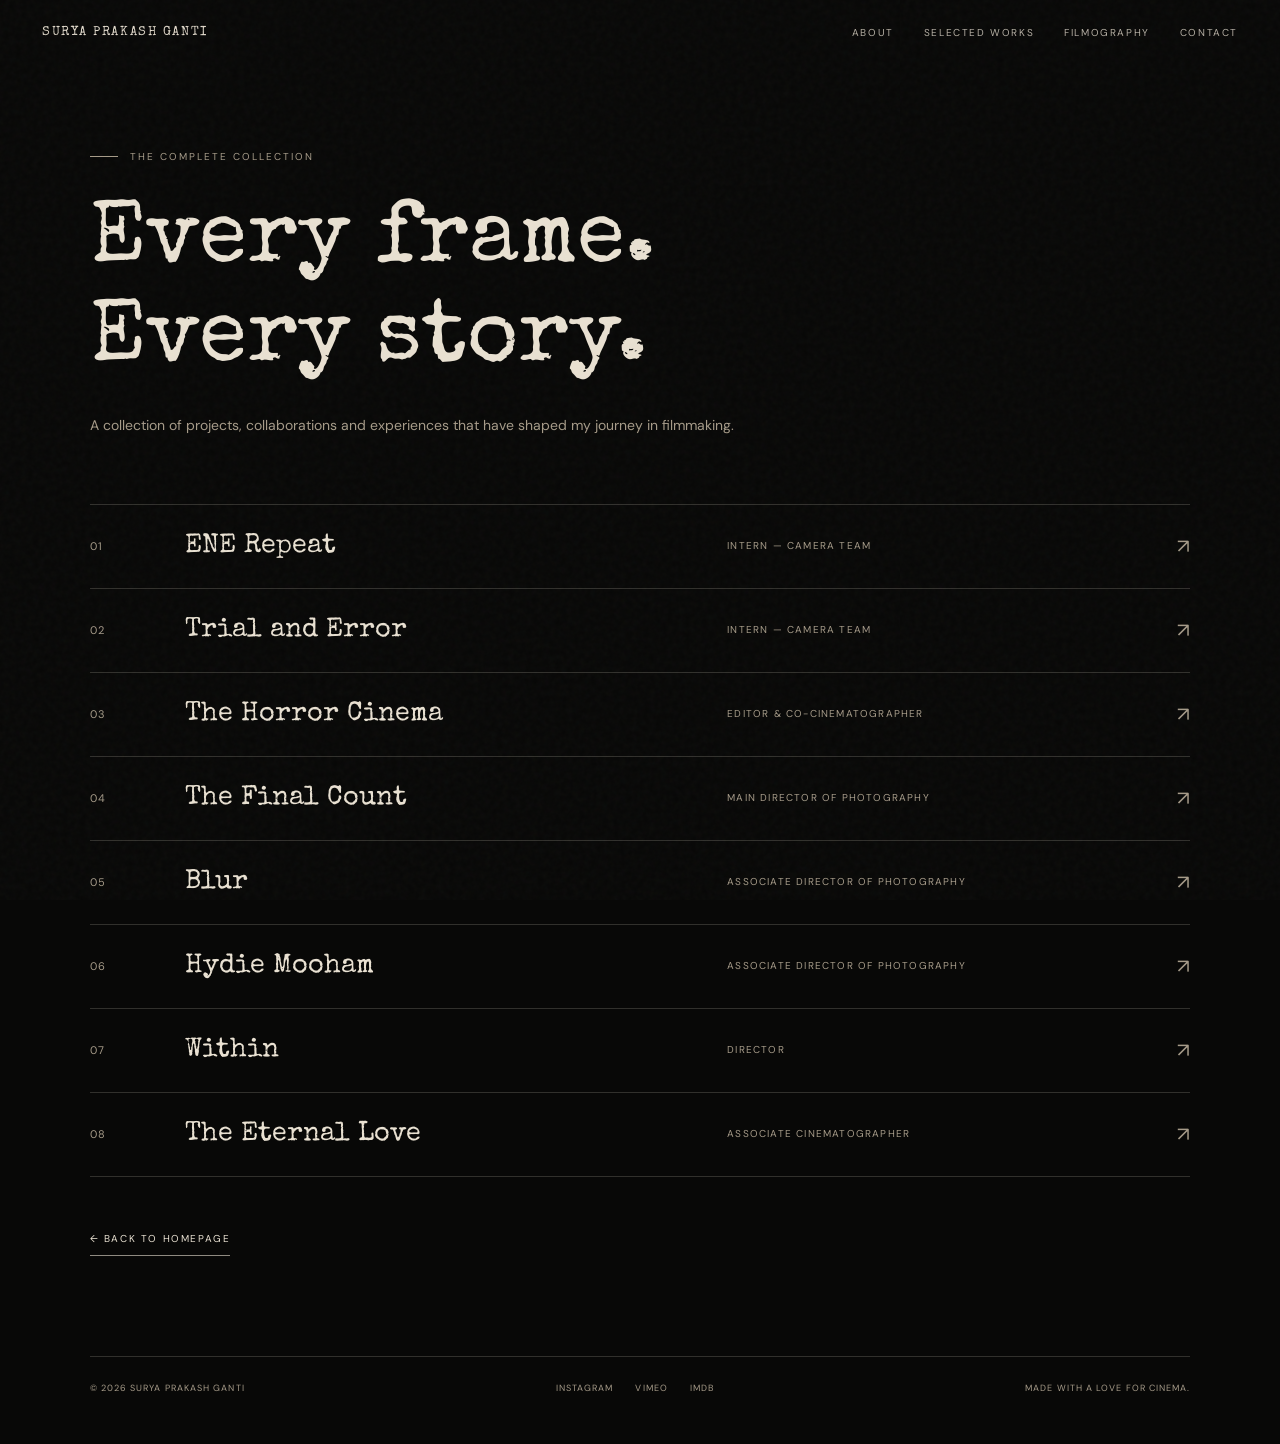
<file: works.html>
<!DOCTYPE html>
<html lang="en">
<head>
  <meta charset="UTF-8">
  <meta name="viewport" content="width=device-width, initial-scale=1.0">

  <title>Filmography — Surya Prakash Ganti</title>

  <link rel="preconnect" href="https://fonts.googleapis.com">
  <link rel="preconnect" href="https://fonts.gstatic.com" crossorigin>
  <link href="https://fonts.googleapis.com/css2?family=Special+Elite&family=DM+Sans:wght@400;500;600&display=swap" rel="stylesheet">

  <link rel="stylesheet" href="css/style.css">
</head>

<body>

  <div class="grain"></div>

  <nav class="nav">
    <a href="index.html" class="nav-logo">SURYA PRAKASH GANTI</a>

    <div class="nav-links">
      <a href="index.html#about">About</a>
      <a href="index.html#works">Selected Works</a>
      <a href="works.html">Filmography</a>
      <a href="index.html#contact">Contact</a>
    </div>
  </nav>


  <main class="filmography-page">

    <header class="filmography-heading">

      <span class="eyebrow">THE COMPLETE COLLECTION</span>

      <h1>Every frame.<br>Every story.</h1>

      <p>
        A collection of projects, collaborations and experiences
        that have shaped my journey in filmmaking.
      </p>

    </header>


    <ol class="film-list">

      <li class="film-item">
        <span class="film-number">01</span>
        <h2 class="film-name">ENE Repeat</h2>
        <span class="film-role">Intern — Camera Team</span>
        <span class="film-arrow">↗</span>
      </li>

      <li class="film-item">
        <span class="film-number">02</span>
        <h2 class="film-name">Trial and Error</h2>
        <span class="film-role">Intern — Camera Team</span>
        <span class="film-arrow">↗</span>
      </li>

      <li class="film-item">
        <span class="film-number">03</span>
        <h2 class="film-name">The Horror Cinema</h2>
        <span class="film-role">Editor & Co-Cinematographer</span>
        <span class="film-arrow">↗</span>
      </li>

      <li class="film-item">
        <span class="film-number">04</span>
        <h2 class="film-name">The Final Count</h2>
        <span class="film-role">Main Director of Photography</span>
        <span class="film-arrow">↗</span>
      </li>

      <li class="film-item">
        <span class="film-number">05</span>
        <h2 class="film-name">Blur</h2>
        <span class="film-role">Associate Director of Photography</span>
        <span class="film-arrow">↗</span>
      </li>

      <li class="film-item">
        <span class="film-number">06</span>
        <h2 class="film-name">Hydie Mooham</h2>
        <span class="film-role">Associate Director of Photography</span>
        <span class="film-arrow">↗</span>
      </li>

      <li class="film-item">
        <span class="film-number">07</span>
        <h2 class="film-name">Within</h2>
        <span class="film-role">Director</span>
        <span class="film-arrow">↗</span>
      </li>

      <li class="film-item">
        <span class="film-number">08</span>
        <h2 class="film-name">The Eternal Love</h2>
        <span class="film-role">Associate Cinematographer</span>
        <span class="film-arrow">↗</span>
      </li>

    </ol>


    <a href="index.html" class="back-home">
      ← BACK TO HOMEPAGE
    </a>


    <footer>
      <span>© 2026 SURYA PRAKASH GANTI</span>

      <div class="footer-links">
        <a href="#">INSTAGRAM</a>
        <a href="#">VIMEO</a>
        <a href="#">IMDB</a>
      </div>

      <span>MADE WITH A LOVE FOR CINEMA.</span>
    </footer>

  </main>

</body>
</html>
</file>
<file: css/style.css>
:root {
  --paper: #e9e1d2;
  --muted: #a69b89;
  --dark: #080807;
  --line: rgba(233, 225, 210, .18);
  --heading: "Special Elite", "Courier New", monospace;
  --body: "DM Sans", sans-serif;
}

* {
  box-sizing: border-box;
  margin: 0;
  padding: 0;
}

html {
  scroll-behavior: smooth;
  background: var(--dark);
}

body {
  background: var(--dark);
  color: var(--paper);
  font-family: var(--body);
  overflow-x: hidden;
}

a {
  color: inherit;
  text-decoration: none;
}

img {
  display: block;
  max-width: 100%;
}

::selection {
  background: var(--paper);
  color: var(--dark);
}

/* FILM GRAIN */

.grain {
  position: fixed;
  inset: 0;
  z-index: 1000;
  pointer-events: none;
  opacity: .075;
  background-image: url("data:image/svg+xml,%3Csvg viewBox='0 0 180 180' xmlns='http://www.w3.org/2000/svg'%3E%3Cfilter id='n'%3E%3CfeTurbulence type='fractalNoise' baseFrequency='.85' numOctaves='3' stitchTiles='stitch'/%3E%3C/filter%3E%3Crect width='100%25' height='100%25' filter='url(%23n)' opacity='.45'/%3E%3C/svg%3E");
}

/* NAVIGATION */

.nav {
  position: fixed;
  top: 0;
  left: 0;
  width: 100%;
  padding: 26px 42px;
  display: flex;
  justify-content: space-between;
  align-items: center;
  z-index: 100;
  mix-blend-mode: difference;
}

.nav-logo {
  font-family: var(--heading);
  font-size: 13px;
  letter-spacing: .12em;
}

.nav-links {
  display: flex;
  gap: 30px;
}

.nav-links a {
  font-size: 10px;
  letter-spacing: .16em;
  text-transform: uppercase;
  opacity: .8;
  transition: opacity .3s;
}

.nav-links a:hover {
  opacity: 1;
}

/* HERO */

.scroll-track {
  height: 300vh;
  position: relative;
}

.stage {
  height: 100vh;
  height: 100svh;
  min-height: 500px;
  position: sticky;
  top: 0;
  overflow: hidden;
  isolation: isolate;
  background: var(--dark);
}

.backdrop {
  position: absolute;
  inset: -5%;
  background:
    linear-gradient(
      180deg,
      rgba(3,3,3,.58),
      rgba(3,3,3,.42) 48%,
      rgba(3,3,3,.72)
    ),
    url("../assets/images/train_backdrop.jpg") center/cover no-repeat;
  filter: blur(5px) saturate(.62);
  transform: scale(1.07);
}

.stamp-wrap {
  position: absolute;
  left: 50%;
  top: 50%;
  width: min(43vw, 690px);
  aspect-ratio: 1000 / 560;
  transform: translate(-50%, -50%) scale(1);
  transform-origin: center;
  z-index: 3;
  will-change: transform, opacity;
}

.stamp-paper {
  position: absolute;
  inset: 0;
  background: var(--paper);
  border: 2px solid var(--paper);
  -webkit-mask-image: radial-gradient(circle at center, black 0, black 100%);
  filter: drop-shadow(0 12px 28px rgba(0,0,0,.48));
}

.stamp-paper::after {
  content: "";
  position: absolute;
  inset: 0;
  background:
    radial-gradient(circle, transparent 11px, var(--paper) 12px)
    0 0 / 36px 36px;
}

.film-window {
  position: absolute;
  inset: 5.3% 4.8%;
  overflow: hidden;
  background: #171614;
}

.film-window video {
  display: block;
  width: 100%;
  height: 100%;
  object-fit: cover;
  object-position: center;
  filter:
    sepia(.16)
    saturate(1.05)
    contrast(1.08)
    brightness(.97)
    hue-rotate(-5deg);
}

.topline {
  position: absolute;
  top: 82px;
  left: 42px;
  right: 42px;
  display: flex;
  justify-content: space-between;
  align-items: center;
  font-size: 9px;
  letter-spacing: .18em;
  text-transform: uppercase;
  color: #d7cbbb;
  opacity: .65;
  z-index: 9;
  pointer-events: none;
}

.tagline {
  position: absolute;
  left: 50%;
  top: calc(50% + min(25vw, 230px));
  transform: translateX(-50%);
  width: max-content;
  max-width: 90vw;
  text-align: center;
  font: clamp(13px, 1.35vw, 19px)/1.5 var(--heading);
  color: #e8dece;
  letter-spacing: .02em;
  z-index: 4;
  will-change: opacity, transform;
}

.hint {
  position: absolute;
  bottom: 28px;
  left: 50%;
  transform: translateX(-50%);
  font-size: 10px;
  letter-spacing: .22em;
  text-transform: uppercase;
  color: #c4b9a6;
  opacity: .72;
  z-index: 5;
}

.intro {
  position: absolute;
  inset: 0;
  z-index: 6;
  display: flex;
  justify-content: center;
  align-items: center;
  text-align: center;
  padding: 24px;
  opacity: 0;
  pointer-events: none;
  overflow: hidden;
  will-change: opacity;
}

.intro-photo {
  position: absolute;
  inset: 0;
  width: 100%;
  height: 100%;
  object-fit: cover;
  object-position: center;
  filter: saturate(.82) contrast(1.05) brightness(.88);
  z-index: 0;
}

.intro::before {
  content: "";
  position: absolute;
  inset: 0;
  background: linear-gradient(
    to bottom,
    rgba(8,10,8,.25),
    rgba(8,10,8,.18) 40%,
    rgba(8,10,8,.65)
  );
  z-index: 1;
}

.intro-content {
  position: relative;
  z-index: 2;
}

.intro h1 {
  margin-bottom: 20px;
  font-family: var(--heading);
  font-size: clamp(36px, 7vw, 88px);
  line-height: 1.05;
  font-weight: 400;
  letter-spacing: .07em;
  text-transform: uppercase;
  color: var(--paper);
  text-shadow: 0 3px 20px rgba(0,0,0,.35);
}

.intro p {
  font-size: clamp(9px, 1.1vw, 14px);
  letter-spacing: .22em;
  line-height: 1.8;
  text-transform: uppercase;
}

.intro .intro-sub {
  margin-top: 30px;
  font-family: var(--heading);
  font-size: clamp(13px, 1.4vw, 19px);
  line-height: 1.7;
  letter-spacing: .02em;
  text-transform: none;
}

.discover-link {
  display: inline-block;
  margin-top: 36px;
  padding-bottom: 9px;
  border-bottom: 1px solid rgba(233,225,210,.7);
  font-size: 9px;
  letter-spacing: .2em;
}

/* COMMON SECTION STYLES */

.section {
  padding: 140px 7vw;
}

.eyebrow {
  display: block;
  font-size: 10px;
  letter-spacing: .2em;
  text-transform: uppercase;
  color: var(--muted);
}

.eyebrow::before {
  content: "";
  display: inline-block;
  width: 28px;
  height: 1px;
  margin: 0 12px 3px 0;
  background: var(--muted);
}

/* ABOUT */

.about {
  min-height: 100vh;
  display: grid;
  grid-template-columns: 1fr 1fr;
  align-items: center;
  gap: 10vw;
  background: #0b0b09;
}

.about-text h2 {
  margin: 35px 0;
  font-family: var(--heading);
  font-size: clamp(35px, 5vw, 70px);
  line-height: 1.15;
  font-weight: 400;
}

.about-text h2 span {
  color: #8c8272;
}

.about-copy {
  max-width: 540px;
  color: #b7ad9c;
  font-size: 13px;
  line-height: 2;
}

.about-copy p + p {
  margin-top: 18px;
}

.about-visual {
  display: flex;

  justify-content: center;
  align-items: center;
}

.about-visual img {
  width: 100%;
  max-width: 460px;
  aspect-ratio: 4 / 5;
  object-fit: cover;
  filter: grayscale(100%) contrast(1.05);
}

/* SELECTED WORKS */

.works {
  background: #080807;
}

.works-heading {
  display: flex;
  justify-content: space-between;
  align-items: flex-end;
  margin-bottom: 65px;
}

.works-heading h2 {
  margin-top: 25px;
  font-family: var(--heading);
  font-size: clamp(38px, 6vw, 76px);
  font-weight: 400;
}

.works-heading p {
  max-width: 260px;
  color: var(--muted);
  font-size: 11px;
  line-height: 1.8;
  text-align: right;
}

.works-grid {
  display: grid;
  grid-template-columns: repeat(3, minmax(0, 1fr));
  gap: 28px;
}

.project-card {
  min-width: 0;
}

.project-image {
  position: relative;
  overflow: hidden;
  aspect-ratio: 4 / 5;
  background: #171614;
}

.project-image img {
  width: 100%;
  height: 100%;
  object-fit: cover;
  transition: transform .7s ease, filter .7s ease;
  filter: saturate(.72);
}

.project-card:hover .project-image img {
  transform: scale(1.045);
  filter: saturate(1);
}

.project-info {
  display: flex;
  justify-content: space-between;
  align-items: flex-start;
  gap: 16px;
  padding-top: 20px;
}

.project-info h3 {
  font-family: var(--heading);
  font-size: clamp(16px, 1.7vw, 22px);
  font-weight: 400;
  line-height: 1.4;
}

.project-info p {
  margin-top: 7px;
  color: var(--muted);
  font-size: 10px;
  letter-spacing: .12em;
  text-transform: uppercase;
}

.project-number {
  color: var(--muted);
  font-size: 10px;
  letter-spacing: .12em;
}

/* FILMOGRAPHY */

.filmography {
  background: #11110f;
}

.filmography-heading {
  margin-bottom: 60px;
}

.filmography-heading h2 {
  margin-top: 25px;
  font-family: var(--heading);
  font-size: clamp(38px, 6vw, 76px);
  font-weight: 400;
}

.film-list {
  border-top: 1px solid var(--line);
}

.film-row {
  display: grid;
  grid-template-columns: 70px 1.3fr 1fr 40px;
  align-items: center;
  gap: 25px;
  padding: 25px 0;
  border-bottom: 1px solid var(--line);
  transition: padding .3s ease;
}

.film-row:hover {
  padding-left: 12px;
  padding-right: 12px;
}

.film-index {
  color: var(--muted);
  font-size: 10px;
  letter-spacing: .12em;
}

.film-title {
  font-family: var(--heading);
  font-size: clamp(17px, 2vw, 25px);
  font-weight: 400;
}

.film-role {
  color: var(--muted);
  font-size: 10px;
  letter-spacing: .12em;
  text-transform: uppercase;
}

.film-arrow {
  color: var(--muted);
  font-size: 18px;
  text-align: right;
}

/* GALLERY */

.memory-gallery {
  padding: 140px 7vw;
  background: #0b0b09;
}

.gallery-container {
  max-width: 1400px;
  margin: 0 auto;
}

.gallery-heading {
  display: flex;
  justify-content: space-between;
  align-items: flex-end;
  gap: 30px;
  margin-bottom: 55px;
}

.gallery-heading h2 {
  margin-top: 25px;
  font-family: var(--heading);
  font-size: clamp(38px, 6vw, 76px);
  font-weight: 400;
}

.gallery-heading p {
  max-width: 280px;
  color: var(--muted);
  font-size: 11px;
  line-height: 1.8;
  text-align: right;
}

.gallery-feature {
  width: 100%;
  overflow: hidden;
  background: #171614;
}

.gallery-feature img {
  width: 100%;
  max-height: 680px;
  aspect-ratio: 16 / 9;
  object-fit: cover;
  transition: transform .8s ease;
}

.gallery-feature:hover img {
  transform: scale(1.025);
}

.gallery-grid {
  display: grid;
  grid-template-columns: repeat(3, minmax(0, 1fr));
  gap: 18px;
  margin-top: 18px;
}

.gallery-grid img {
  width: 100%;
  aspect-ratio: 4 / 3;
  object-fit: cover;
  background: #171614;
  filter: saturate(.78);
  transition: filter .4s ease, transform .5s ease;
}

.gallery-grid img:hover {
  filter: saturate(1);
  transform: translateY(-4px);
}

.gallery-footer {
  display: flex;
  justify-content: space-between;
  align-items: center;
  gap: 25px;
  margin-top: 45px;
  padding-top: 25px;
  border-top: 1px solid var(--line);
}

.gallery-footer p {
  color: var(--muted);
  font-size: 11px;
  line-height: 1.8;
}

.gallery-archive-link {
  display: inline-flex;
  align-items: center;
  gap: 16px;
  padding-bottom: 9px;
  border-bottom: 1px solid rgba(233,225,210,.65);
  font-size: 10px;
  letter-spacing: .16em;
  text-transform: uppercase;
  transition: opacity .3s ease;
}

.gallery-archive-link:hover {
  opacity: .6;
}

/* CONTACT */

.contact-section {
  padding: 140px 7vw 80px;
  background: #080807;
}

.contact-container {
  max-width: 1400px;
  margin: 0 auto;
}

.contact-topline {
  display: flex;
  justify-content: space-between;
  align-items: center;
  padding-bottom: 25px;
  border-bottom: 1px solid var(--line);
}

.contact-topline span {
  color: var(--muted);
  font-size: 10px;
  letter-spacing: .18em;
  text-transform: uppercase;
}

.contact-main {
  display: grid;
  grid-template-columns: 1fr 1fr;
  gap: 10vw;
  padding: 90px 0;
}

.contact-heading {
  font-family: var(--heading);
  font-size: clamp(48px, 8vw, 110px);
  font-weight: 400;
  line-height: .98;
}

.contact-heading span {
  display: block;
  color: #827969;
}

.contact-message {
  max-width: 420px;
  margin-top: 30px;
  color: var(--muted);
  font-size: 13px;
  line-height: 1.9;
}

.contact-email {
  display: inline-block;
  margin-top: 35px;
  padding-bottom: 10px;
  border-bottom: 1px solid rgba(233,225,210,.6);
  font-family: var(--heading);
  font-size: clamp(15px, 2vw, 21px);
}

.contact-socials {
  border-top: 1px solid var(--line);
}

.social-link {
  display: grid;
  grid-template-columns: 50px 1fr 1.2fr 30px;
  align-items: center;
  gap: 20px;
  padding: 25px 0;
  border-bottom: 1px solid var(--line);
  transition: padding .3s ease;
}

.social-link:hover {
  padding-left: 12px;
  padding-right: 12px;
}

.social-number {
  color: var(--muted);
  font-size: 10px;
}

.social-name {
  font-family: var(--heading);
  font-size: 20px;
}

.social-description {
  color: var(--muted);
  font-size: 10px;
  letter-spacing: .08em;
}

.social-arrow {
  font-size: 18px;
  text-align: right;
}

.contact-bottom {
  display: flex;
  justify-content: space-between;
  gap: 20px;
  padding-top: 25px;
  border-top: 1px solid var(--line);
  color: var(--muted);
  font-size: 9px;
  letter-spacing: .15em;
  text-transform: uppercase;
}

/* RESPONSIVE — TABLETS */

@media (max-width: 900px) {
  .section {
    padding: 110px 6vw;
  }

  .about {
    gap: 6vw;
  }

  .works-grid {
    grid-template-columns: repeat(2, minmax(0, 1fr));
    gap: 35px 22px;
  }

  .gallery-grid {
    grid-template-columns: repeat(2, minmax(0, 1fr));
  }

  .contact-main {
    gap: 6vw;
  }

  .film-row {
    grid-template-columns: 45px 1.2fr 1fr 25px;
    gap: 15px;
  }
}

/* RESPONSIVE — MOBILE */

@media (max-width: 700px) {
  .nav {
    padding: 20px 22px;
  }

  .nav-logo {
    font-size: 11px;
  }

  .nav-links {
    gap: 15px;
  }

  .nav-links a {
    font-size: 8px;
    letter-spacing: .1em;
  }

  .scroll-track {
    height: 250vh;
  }

  .stage {
    min-height: 560px;
  }

  .stamp-wrap {
    width: 82vw;
  }

  .topline {
    top: 75px;
    left: 22px;
    right: 22px;
    font-size: 8px;
  }

  .tagline {
    top: calc(50% + 30vw);
    width: 90%;
    font-size: 13px;
  }

  .hint {
    bottom: 22px;
    font-size: 8px;
  }

  .intro h1 {
    font-size: clamp(34px, 10vw, 58px);
  }

  .intro p {
    font-size: 8px;
  }

  .section {
    padding: 90px 7vw;
  }

  .about {
    min-height: auto;
    grid-template-columns: 1fr;
    gap: 50px;
  }

  .about-text h2 {
    font-size: clamp(38px, 10vw, 60px);
  }

  .about-visual {
    max-width: 500px;
    margin: 0 auto;
  }

  .works-heading {
    display: block;
    margin-bottom: 40px;
  }

  .works-heading p {
    margin-top: 20px;
    text-align: left;
  }

  .works-grid {
    grid-template-columns: 1fr;
    gap: 42px;
  }

  .project-image {
    aspect-ratio: 4 / 5;
  }

  .filmography-heading {
    margin-bottom: 40px;
  }

  .film-row {
    grid-template-columns: 30px 1fr 25px;
    gap: 12px;
    padding: 22px 0;
  }

  .film-title {
    font-size: 18px;
  }

  .film-role {
    grid-column: 2;
    margin-top: -5px;
    font-size: 9px;
  }

  .film-arrow {
    grid-column: 3;
    grid-row: 1 / span 2;
  }

  .memory-gallery {
    padding: 90px 7vw;
  }

  .gallery-heading {
    display: block;
    margin-bottom: 35px;
  }

  .gallery-heading p {
    margin-top: 20px;
    text-align: left;
  }

  .gallery-feature img {
    aspect-ratio: 4 / 3;
  }

  .gallery-grid {
    grid-template-columns: repeat(2, minmax(0, 1fr));
    gap: 10px;
    margin-top: 10px;
  }

  .gallery-footer {
    align-items: flex-start;
    flex-direction: column;
    gap: 20px;
  }

  .contact-section {
    padding: 90px 7vw 40px;
  }

  .contact-main {
    grid-template-columns: 1fr;
    gap: 55px;
    padding: 65px 0;
  }

  .contact-heading {
    font-size: clamp(55px, 14vw, 85px);
  }

  .social-link {
    grid-template-columns: 30px 1fr 25px;
    gap: 12px;
    padding: 22px 0;
  }

  .social-name {
    font-size: 18px;
  }

  .social-description {
    grid-column: 2;
    grid-row: 2;
    margin-top: -5px;
  }

  .social-arrow {
    grid-column: 3;
    grid-row: 1 / span 2;
  }

  .contact-bottom {
    flex-direction: column;
    gap: 12px;
  }
}
/* =================================
   COMPLETE FILMOGRAPHY PAGE
================================= */

.filmography-page {
  min-height: 100vh;
  padding: 150px 7vw 50px;
  background: #080807;
}

.filmography-page .filmography-heading {
  margin-bottom: 65px;
}

.filmography-page .filmography-heading h1 {
  margin-top: 30px;
  margin-bottom: 22px;
  font-family: var(--heading);
  font-size: clamp(42px, 7vw, 88px);
  font-weight: 400;
  line-height: 1.12;
  color: var(--paper);
}

.filmography-page .filmography-heading p {
  max-width: 650px;
  color: var(--muted);
  font-size: 14px;
  line-height: 1.9;
}

.filmography-page .film-list {
  list-style: none;
  border-top: 1px solid var(--line);
  padding: 0;
  margin: 0;
}

.filmography-page .film-item {
  display: grid;
  grid-template-columns: 70px 1.3fr 1fr 40px;
  align-items: center;
  gap: 25px;
  padding: 28px 0;
  border-bottom: 1px solid var(--line);
  transition: padding .3s ease;
}

.filmography-page .film-item:hover {
  padding-left: 12px;
  padding-right: 12px;
}

.filmography-page .film-number {
  color: var(--muted);
  font-size: 11px;
  letter-spacing: .12em;
}

.filmography-page .film-name {
  font-family: var(--heading);
  font-size: clamp(18px, 2.2vw, 27px);
  font-weight: 400;
  color: var(--paper);
}

.filmography-page .film-role {
  color: var(--muted);
  font-size: 10px;
  letter-spacing: .12em;
  text-transform: uppercase;
  line-height: 1.8;
}

.filmography-page .film-arrow {
  color: var(--muted);
  font-size: 20px;
  text-align: right;
  transition: transform .3s ease;
}

.filmography-page .film-item:hover .film-arrow {
  transform: translate(4px, -4px);
}

.filmography-page .back-home {
  display: inline-block;
  margin-top: 55px;
  padding-bottom: 10px;
  border-bottom: 1px solid rgba(233,225,210,.6);
  font-size: 10px;
  letter-spacing: .16em;
  transition: opacity .3s ease;
}

.filmography-page .back-home:hover {
  opacity: .6;
}

.filmography-page footer {
  display: flex;
  justify-content: space-between;
  align-items: center;
  gap: 20px;
  margin-top: 100px;
  padding-top: 25px;
  border-top: 1px solid var(--line);
  color: var(--muted);
  font-size: 9px;
  letter-spacing: .12em;
}

.filmography-page .footer-links {
  display: flex;
  gap: 22px;
}

.filmography-page .footer-links a {
  transition: color .3s ease;
}

.filmography-page .footer-links a:hover {
  color: var(--paper);
}

/* MOBILE FILMOGRAPHY */

@media (max-width: 700px) {

  .filmography-page {
    padding: 120px 7vw 35px;
  }

  .filmography-page .filmography-heading {
    margin-bottom: 45px;
  }

  .filmography-page .filmography-heading h1 {
    font-size: clamp(42px, 11vw, 65px);
  }

  .filmography-page .filmography-heading p {
    font-size: 12px;
  }

  .filmography-page .film-item {
    grid-template-columns: 35px 1fr 25px;
    gap: 12px;
    padding: 23px 0;
  }

  .filmography-page .film-name {
    font-size: 19px;
  }

  .filmography-page .film-role {
    grid-column: 2;
    margin-top: -5px;
    font-size: 9px;
  }

  .filmography-page .film-arrow {
    grid-column: 3;
    grid-row: 1 / span 2;
  }

  .filmography-page footer {
    flex-direction: column;
    align-items: flex-start;
    margin-top: 65px;
    gap: 20px;
  }

  .filmography-page .footer-links {
    flex-wrap: wrap;
  }
}
</file>
